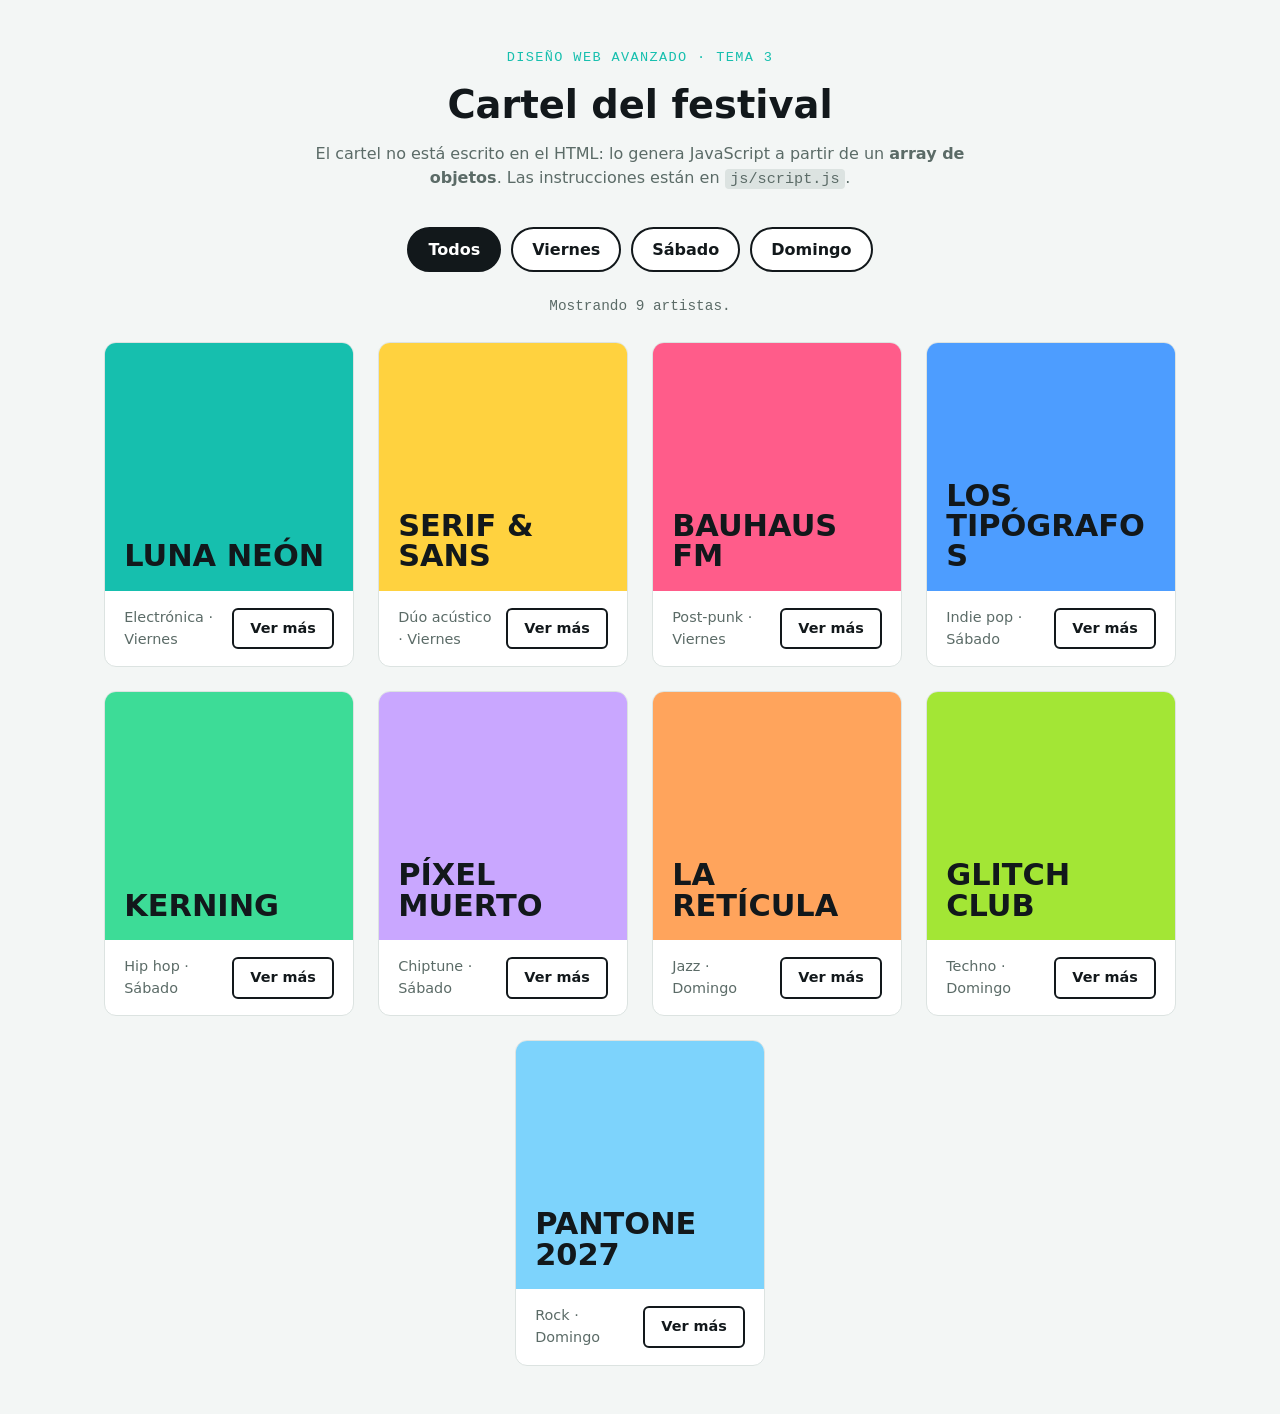
<file: index.html>
<!DOCTYPE html>
<html lang="es">
<head>
    <meta charset="UTF-8">
    <meta name="viewport" content="width=device-width, initial-scale=1.0">
    <title>Cartel del festival · Array de objetos</title>
    <link rel="stylesheet" href="css/styles.css">
</head>
<body>

    <header class="cabecera">
        <p class="cabecera__kicker">Diseño Web Avanzado · Tema 3</p>
        <h1>Cartel del festival</h1>
        <p class="cabecera__texto">El cartel no está escrito en el HTML: lo genera JavaScript a partir de un <strong>array de objetos</strong>. Las instrucciones están en <code>js/script.js</code>.</p>
    </header>

    <main class="contenido">

        <!-- ============ FILTROS POR DÍA ============ -->
        <!-- Cada botón guarda en data-dia el día que filtra -->
        <nav class="filtros" aria-label="Filtrar por día">
            <button type="button" class="filtro is-activo" data-dia="Todos">Todos</button>
            <button type="button" class="filtro" data-dia="Viernes">Viernes</button>
            <button type="button" class="filtro" data-dia="Sábado">Sábado</button>
            <button type="button" class="filtro" data-dia="Domingo">Domingo</button>
        </nav>

        <p class="contador" id="contador">Mostrando 0 artistas</p>

        <!-- ============ CARTEL ============ -->
        <!-- Vacío a propósito: el JavaScript crea aquí dentro las tarjetas.
             Cada tarjeta debe tener esta estructura:

             <article class="artista">
                 <div class="artista__poster" style="background-color: COLOR">
                     <h2 class="artista__nombre">NOMBRE</h2>
                 </div>
                 <div class="artista__info">
                     <p class="artista__datos">GÉNERO · DÍA</p>
                     <button type="button" class="boton boton--borde boton-artista" data-indice="POSICIÓN">Ver más</button>
                 </div>
             </article>
        -->
        <section class="cartel" id="cartel"></section>

    </main>

    <!-- ============ VENTANA MODAL (una sola para todos) ============ -->
    <div class="modal" id="modal">
        <div class="modal__caja">
            <button type="button" class="modal__cerrar" id="modal-cerrar" aria-label="Cerrar">×</button>
            <p class="modal__etiqueta" id="modal-etiqueta">Día · Hora · Escenario</p>
            <h2 class="modal__titulo" id="modal-titulo">Nombre del artista</h2>
            <p class="modal__genero" id="modal-genero">Género</p>
            <p class="modal__texto" id="modal-texto">Descripción del artista.</p>
        </div>
    </div>
<!--enlazamos el script-->
<script src="js/script.js"></script>

</body>
</html>
</file>
<file: css/styles.css>
/* =========================================================
   CARTEL DEL FESTIVAL · Array de objetos · Diseño Web Avanzado
   ========================================================= */

/* ---------- Variables ---------- */
:root {
    --color-fondo: #F3F6F5;
    --color-superficie: #FFFFFF;
    --color-texto: #12181B;
    --color-suave: #5B6B67;
    --color-acento: #16BFAE;
    --color-borde: #DCE3E1;

    --fuente-ui: system-ui, -apple-system, "Segoe UI", Roboto, Arial, sans-serif;
    --fuente-codigo: "Courier New", monospace;

    --espacio: 1.5rem;
    --radio: 12px;
    --ancho-max: 1100px;
    --transicion: 0.25s ease;
}

/* ---------- Reset básico ---------- */
* {
    box-sizing: border-box;
    margin: 0;
    padding: 0;
}

body {
    min-height: 100vh;
    display: flex;
    flex-direction: column;
    align-items: center;
    gap: calc(var(--espacio) * 1.5);
    padding: calc(var(--espacio) * 2) var(--espacio);
    background-color: var(--color-fondo);
    color: var(--color-texto);
    font-family: var(--fuente-ui);
    line-height: 1.5;
}

code {
    font-family: var(--fuente-codigo);
    font-size: 0.95em;
    padding: 0.05rem 0.35rem;
    background-color: var(--color-borde);
    border-radius: 4px;
}

/* ---------- Cabecera ---------- */
.cabecera {
    width: 100%;
    max-width: 720px;
    display: flex;
    flex-direction: column;
    align-items: center;
    gap: 0.5rem;
    text-align: center;
}

.cabecera__kicker {
    font-family: var(--fuente-codigo);
    font-size: 0.85rem;
    letter-spacing: 0.1em;
    text-transform: uppercase;
    color: var(--color-acento);
}

.cabecera h1 {
    font-size: 2.4rem;
}

.cabecera__texto {
    color: var(--color-suave);
}

/* ---------- Contenido ---------- */
.contenido {
    width: 100%;
    max-width: var(--ancho-max);
    display: flex;
    flex-direction: column;
    align-items: center;
    gap: var(--espacio);
}

/* ---------- Filtros ---------- */
.filtros {
    display: flex;
    flex-wrap: wrap;
    justify-content: center;
    gap: 0.6rem;
}

.filtro {
    padding: 0.55rem 1.2rem;
    font: inherit;
    font-weight: 700;
    color: var(--color-texto);
    background-color: var(--color-superficie);
    border: 2px solid var(--color-texto);
    border-radius: 999px;
    cursor: pointer;
    transition: background-color var(--transicion), color var(--transicion), border-color var(--transicion);
}

.filtro:hover {
    border-color: var(--color-acento);
}

/* Clase que añade el JS al filtro elegido */
.filtro.is-activo {
    color: var(--color-superficie);
    background-color: var(--color-texto);
    border-color: var(--color-texto);
}

.contador {
    font-family: var(--fuente-codigo);
    font-size: 0.9rem;
    color: var(--color-suave);
}

/* ---------- Cartel (las tarjetas las crea el JS) ---------- */
.cartel {
    width: 100%;
    display: flex;
    flex-wrap: wrap;
    justify-content: center;
    gap: var(--espacio);
}

.artista {
    flex: 0 1 250px;
    display: flex;
    flex-direction: column;
    overflow: hidden;
    background-color: var(--color-superficie);
    border: 1px solid var(--color-borde);
    border-radius: var(--radio);
    transition: transform var(--transicion), box-shadow var(--transicion);
}

.artista:hover {
    transform: translateY(-4px);
    box-shadow: 0 10px 24px rgba(18, 24, 27, 0.12);
}

/* Zona de color tipo póster: el color llega desde los datos (style) */
.artista__poster {
    aspect-ratio: 1 / 1;
    display: flex;
    align-items: flex-end;
    padding: 1.2rem;
    background-color: var(--color-acento);
}

.artista__nombre {
    font-size: 1.9rem;
    font-weight: 800;
    line-height: 1;
    text-transform: uppercase;
    color: var(--color-texto);
    overflow-wrap: anywhere;
}

.artista__info {
    display: flex;
    justify-content: space-between;
    align-items: center;
    gap: 0.8rem;
    padding: 1rem 1.2rem;
}

.artista__datos {
    font-size: 0.9rem;
    color: var(--color-suave);
}

/* Mensaje si un filtro no tiene artistas (reto extra) */
.cartel__vacio {
    padding: var(--espacio);
    color: var(--color-suave);
    font-style: italic;
}

/* ---------- Botones ---------- */
.boton {
    flex-shrink: 0;
    padding: 0.5rem 1rem;
    font: inherit;
    font-size: 0.9rem;
    font-weight: 700;
    border-radius: calc(var(--radio) / 2);
    cursor: pointer;
    transition: background-color var(--transicion), color var(--transicion);
}

.boton--borde {
    color: var(--color-texto);
    background-color: transparent;
    border: 2px solid var(--color-texto);
}

.boton--borde:hover {
    color: var(--color-superficie);
    background-color: var(--color-texto);
}

/* ---------- Ventana modal ---------- */
/* Oculta por defecto: el JS le añade la clase is-abierta */
.modal {
    position: fixed;
    inset: 0;
    display: flex;
    justify-content: center;
    align-items: center;
    padding: var(--espacio);
    background-color: rgba(18, 24, 27, 0.6);
    opacity: 0;
    visibility: hidden;
    transition: opacity var(--transicion), visibility var(--transicion);
}

.modal.is-abierta {
    opacity: 1;
    visibility: visible;
}

.modal__caja {
    position: relative;
    width: 100%;
    max-width: 460px;
    padding: calc(var(--espacio) * 1.5);
    background-color: var(--color-superficie);
    border-radius: var(--radio);
    transform: translateY(20px);
    transition: transform var(--transicion);
}

.modal.is-abierta .modal__caja {
    transform: translateY(0);
}

.modal__etiqueta {
    display: inline-block;
    margin-bottom: 0.8rem;
    padding: 0.2rem 0.7rem;
    font-family: var(--fuente-codigo);
    font-size: 0.8rem;
    color: var(--color-superficie);
    background-color: var(--color-texto);
    border-radius: 999px;
}

.modal__titulo {
    font-size: 1.8rem;
    line-height: 1.1;
    text-transform: uppercase;
}

.modal__genero {
    margin-bottom: 0.8rem;
    font-weight: 700;
    color: var(--color-acento);
}

.modal__texto {
    color: var(--color-suave);
}

.modal__cerrar {
    position: absolute;
    top: 0.6rem;
    right: 0.8rem;
    font-size: 1.8rem;
    line-height: 1;
    background: none;
    border: none;
    cursor: pointer;
}

/* ---------- Responsive ---------- */
@media (max-width: 600px) {
    .artista {
        flex-basis: 100%;
    }

    .cabecera h1 {
        font-size: 2rem;
    }
}
</file>
